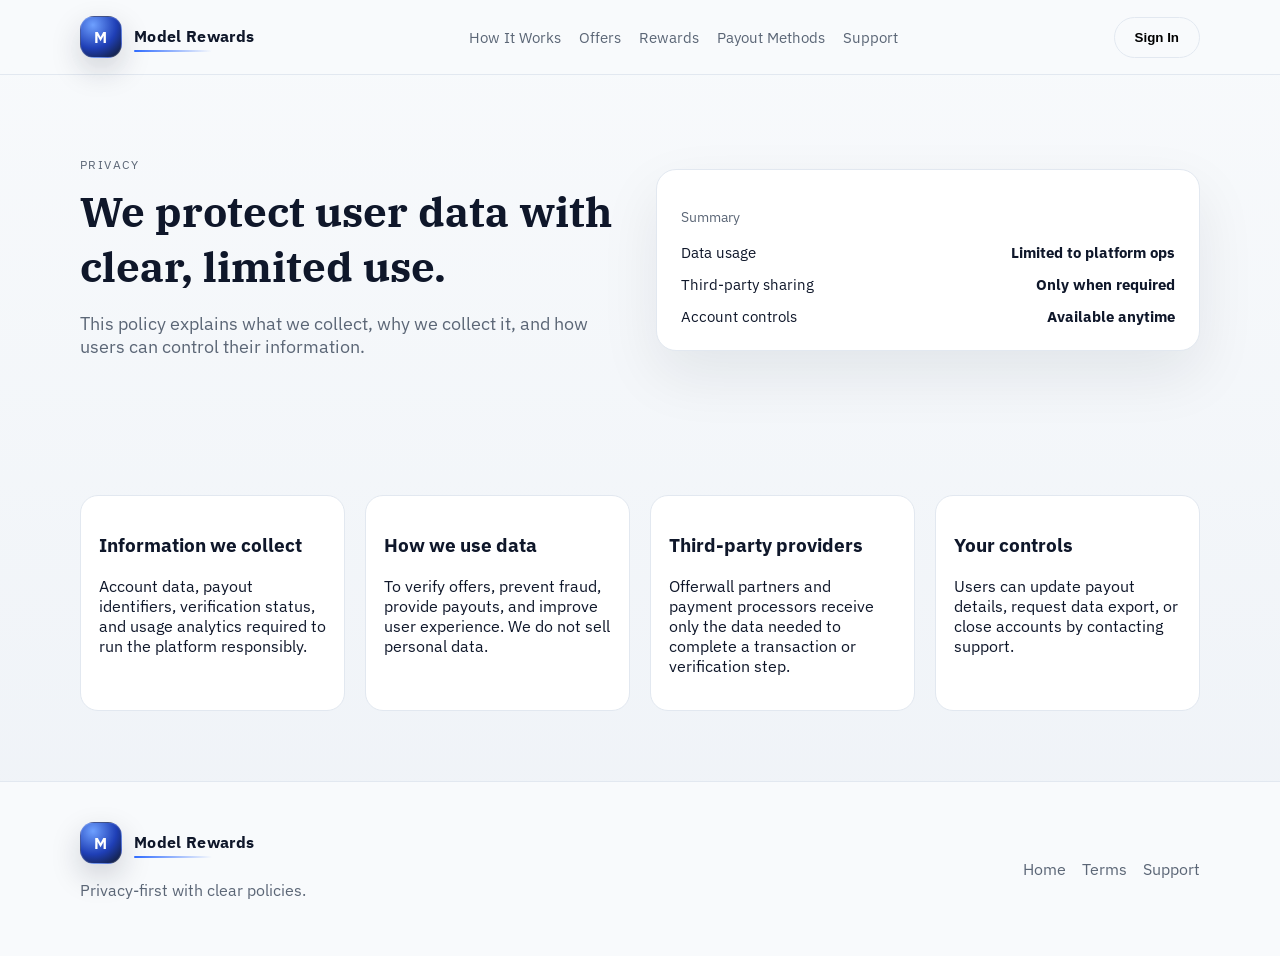
<file: privacy.html>
<!doctype html>
<html lang="en">
  <head>
    <meta charset="utf-8" />
    <meta name="viewport" content="width=device-width, initial-scale=1" />
    <title>Privacy Policy | Model Rewards</title>
    <link rel="stylesheet" href="styles.css" />
  </head>
  <body>
    <header class="site-header">
      <div class="container header-inner">
        <div class="brand">
          <span class="logo">M</span>
          <span class="name">Model Rewards</span>
        </div>
        <nav class="nav">
          <a href="index.html#how">How It Works</a>
          <a href="index.html#offers">Offers</a>
          <a href="index.html#rewards">Rewards</a>
          <a href="payouts.html">Payout Methods</a>
          <a href="support.html">Support</a>
        </nav>
        <button class="btn ghost">Sign In</button>
      </div>
    </header>

    <main>
      <section class="hero compact">
        <div class="container hero-grid">
          <div class="hero-copy">
            <p class="eyebrow">Privacy</p>
            <h1>We protect user data with clear, limited use.</h1>
            <p class="lead">
              This policy explains what we collect, why we collect it, and how
              users can control their information.
            </p>
          </div>
          <div class="hero-card">
            <div class="activity">
              <p class="label">Summary</p>
              <ul>
                <li>
                  <span>Data usage</span>
                  <strong>Limited to platform ops</strong>
                </li>
                <li>
                  <span>Third-party sharing</span>
                  <strong>Only when required</strong>
                </li>
                <li>
                  <span>Account controls</span>
                  <strong>Available anytime</strong>
                </li>
              </ul>
            </div>
          </div>
        </div>
      </section>

      <section class="section">
        <div class="container">
          <div class="grid-2">
            <div class="card">
              <h3>Information we collect</h3>
              <p>
                Account data, payout identifiers, verification status, and usage
                analytics required to run the platform responsibly.
              </p>
            </div>
            <div class="card">
              <h3>How we use data</h3>
              <p>
                To verify offers, prevent fraud, provide payouts, and improve
                user experience. We do not sell personal data.
              </p>
            </div>
            <div class="card">
              <h3>Third-party providers</h3>
              <p>
                Offerwall partners and payment processors receive only the data
                needed to complete a transaction or verification step.
              </p>
            </div>
            <div class="card">
              <h3>Your controls</h3>
              <p>
                Users can update payout details, request data export, or close
                accounts by contacting support.
              </p>
            </div>
          </div>
        </div>
      </section>
    </main>

    <footer class="site-footer">
      <div class="container footer-inner">
        <div>
          <div class="brand">
            <span class="logo">M</span>
            <span class="name">Model Rewards</span>
          </div>
          <p class="muted">Privacy-first with clear policies.</p>
        </div>
        <div class="footer-links">
          <a href="index.html">Home</a>
          <a href="terms.html">Terms</a>
          <a href="support.html">Support</a>
        </div>
      </div>
    </footer>
  </body>
</html>
</file>
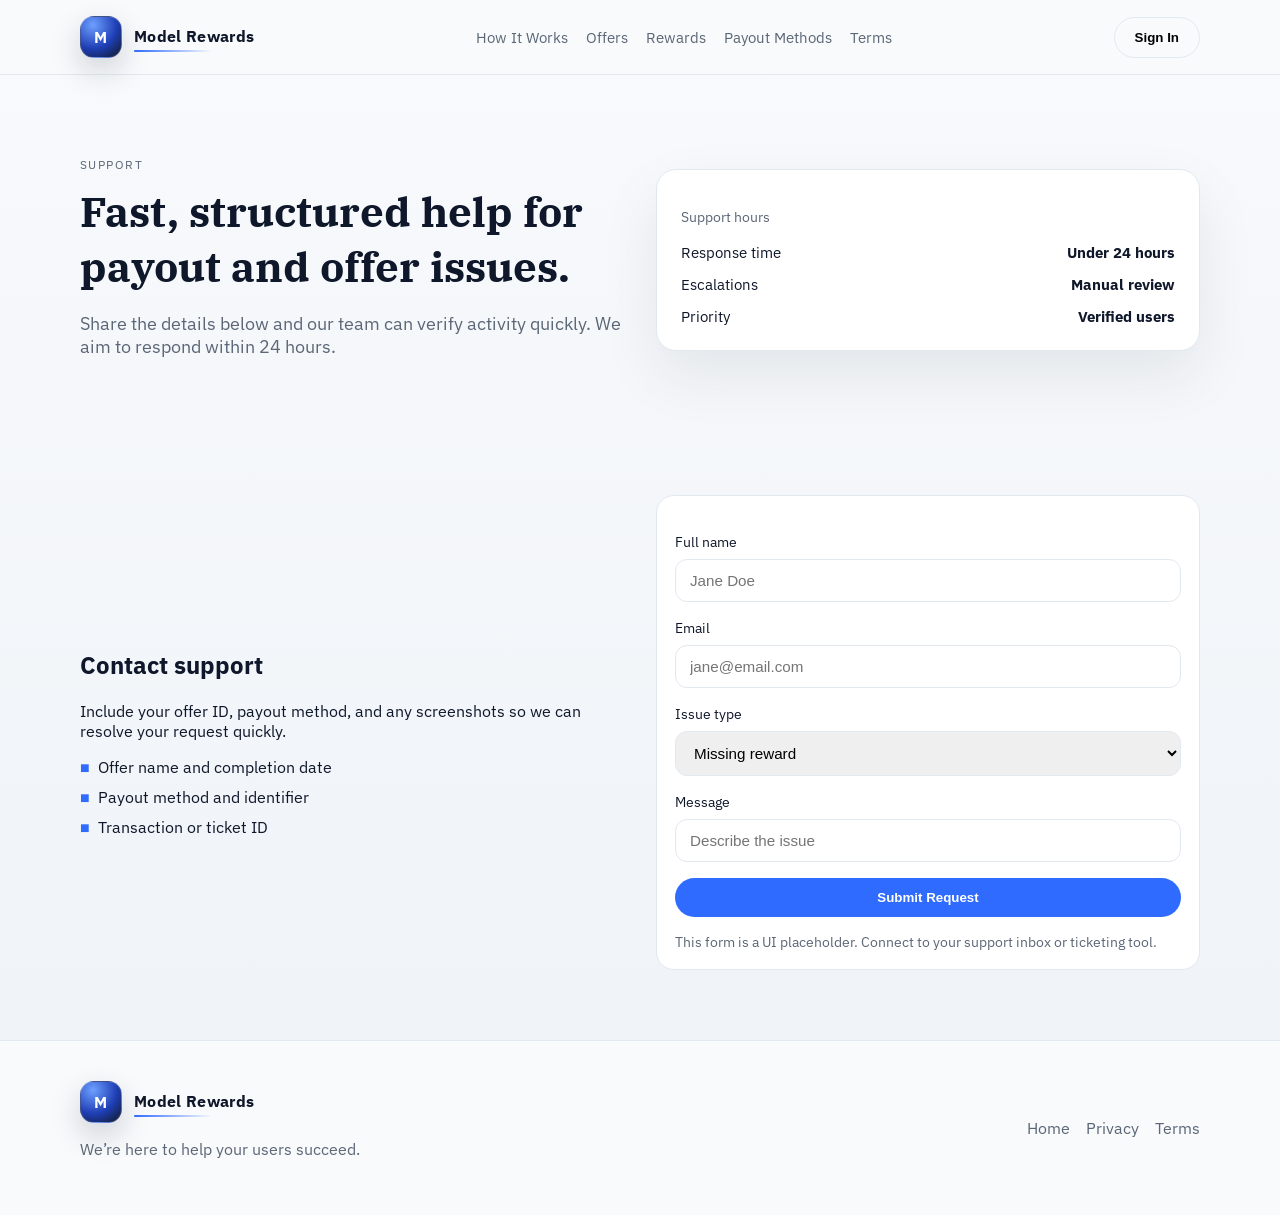
<file: support.html>
<!doctype html>
<html lang="en">
  <head>
    <meta charset="utf-8" />
    <meta name="viewport" content="width=device-width, initial-scale=1" />
    <title>Support | Model Rewards</title>
    <link rel="stylesheet" href="styles.css" />
  </head>
  <body>
    <header class="site-header">
      <div class="container header-inner">
        <div class="brand">
          <span class="logo">M</span>
          <span class="name">Model Rewards</span>
        </div>
        <nav class="nav">
          <a href="index.html#how">How It Works</a>
          <a href="index.html#offers">Offers</a>
          <a href="index.html#rewards">Rewards</a>
          <a href="payouts.html">Payout Methods</a>
          <a href="terms.html">Terms</a>
        </nav>
        <button class="btn ghost">Sign In</button>
      </div>
    </header>

    <main>
      <section class="hero compact">
        <div class="container hero-grid">
          <div class="hero-copy">
            <p class="eyebrow">Support</p>
            <h1>Fast, structured help for payout and offer issues.</h1>
            <p class="lead">
              Share the details below and our team can verify activity quickly.
              We aim to respond within 24 hours.
            </p>
          </div>
          <div class="hero-card">
            <div class="activity">
              <p class="label">Support hours</p>
              <ul>
                <li>
                  <span>Response time</span>
                  <strong>Under 24 hours</strong>
                </li>
                <li>
                  <span>Escalations</span>
                  <strong>Manual review</strong>
                </li>
                <li>
                  <span>Priority</span>
                  <strong>Verified users</strong>
                </li>
              </ul>
            </div>
          </div>
        </div>
      </section>

      <section class="section">
        <div class="container split">
          <div>
            <h2>Contact support</h2>
            <p>
              Include your offer ID, payout method, and any screenshots so we
              can resolve your request quickly.
            </p>
            <ul class="checklist">
              <li>Offer name and completion date</li>
              <li>Payout method and identifier</li>
              <li>Transaction or ticket ID</li>
            </ul>
          </div>
          <div class="card">
            <form class="modal-body">
              <label class="field">
                <span>Full name</span>
                <input type="text" placeholder="Jane Doe" />
              </label>
              <label class="field">
                <span>Email</span>
                <input type="email" placeholder="jane@email.com" />
              </label>
              <label class="field">
                <span>Issue type</span>
                <select>
                  <option>Missing reward</option>
                  <option>Withdrawal delay</option>
                  <option>Verification issue</option>
                  <option>Account question</option>
                </select>
              </label>
              <label class="field">
                <span>Message</span>
                <input type="text" placeholder="Describe the issue" />
              </label>
              <button class="btn primary" type="button">Submit Request</button>
              <p class="form-note">
                This form is a UI placeholder. Connect to your support inbox or
                ticketing tool.
              </p>
            </form>
          </div>
        </div>
      </section>
    </main>

    <footer class="site-footer">
      <div class="container footer-inner">
        <div>
          <div class="brand">
            <span class="logo">M</span>
            <span class="name">Model Rewards</span>
          </div>
          <p class="muted">We’re here to help your users succeed.</p>
        </div>
        <div class="footer-links">
          <a href="index.html">Home</a>
          <a href="privacy.html">Privacy</a>
          <a href="terms.html">Terms</a>
        </div>
      </div>
    </footer>
  </body>
</html>
</file>
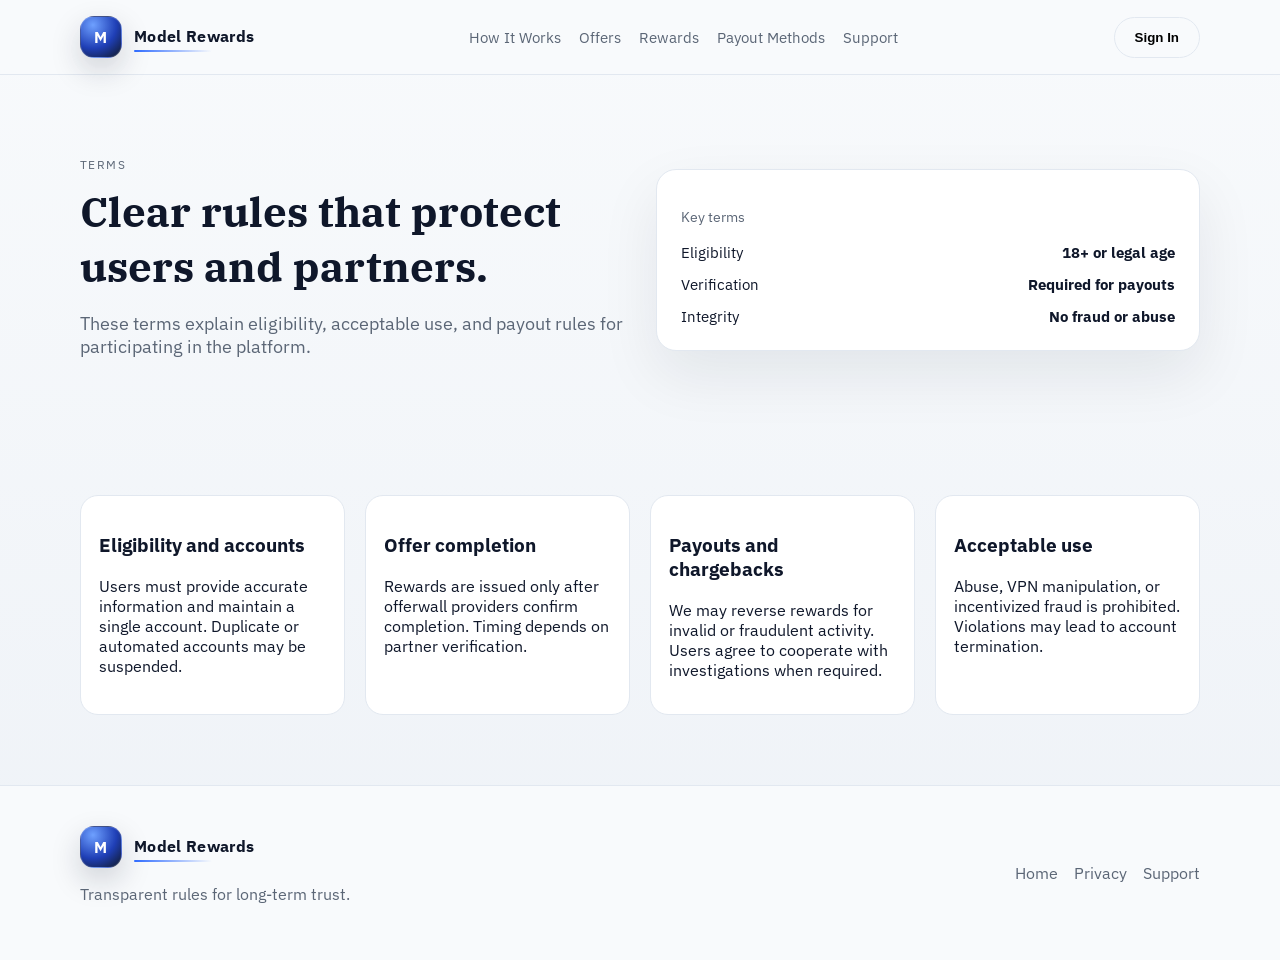
<file: terms.html>
<!doctype html>
<html lang="en">
  <head>
    <meta charset="utf-8" />
    <meta name="viewport" content="width=device-width, initial-scale=1" />
    <title>Terms of Service | Model Rewards</title>
    <link rel="stylesheet" href="styles.css" />
  </head>
  <body>
    <header class="site-header">
      <div class="container header-inner">
        <div class="brand">
          <span class="logo">M</span>
          <span class="name">Model Rewards</span>
        </div>
        <nav class="nav">
          <a href="index.html#how">How It Works</a>
          <a href="index.html#offers">Offers</a>
          <a href="index.html#rewards">Rewards</a>
          <a href="payouts.html">Payout Methods</a>
          <a href="support.html">Support</a>
        </nav>
        <button class="btn ghost">Sign In</button>
      </div>
    </header>

    <main>
      <section class="hero compact">
        <div class="container hero-grid">
          <div class="hero-copy">
            <p class="eyebrow">Terms</p>
            <h1>Clear rules that protect users and partners.</h1>
            <p class="lead">
              These terms explain eligibility, acceptable use, and payout rules
              for participating in the platform.
            </p>
          </div>
          <div class="hero-card">
            <div class="activity">
              <p class="label">Key terms</p>
              <ul>
                <li>
                  <span>Eligibility</span>
                  <strong>18+ or legal age</strong>
                </li>
                <li>
                  <span>Verification</span>
                  <strong>Required for payouts</strong>
                </li>
                <li>
                  <span>Integrity</span>
                  <strong>No fraud or abuse</strong>
                </li>
              </ul>
            </div>
          </div>
        </div>
      </section>

      <section class="section">
        <div class="container">
          <div class="grid-2">
            <div class="card">
              <h3>Eligibility and accounts</h3>
              <p>
                Users must provide accurate information and maintain a single
                account. Duplicate or automated accounts may be suspended.
              </p>
            </div>
            <div class="card">
              <h3>Offer completion</h3>
              <p>
                Rewards are issued only after offerwall providers confirm
                completion. Timing depends on partner verification.
              </p>
            </div>
            <div class="card">
              <h3>Payouts and chargebacks</h3>
              <p>
                We may reverse rewards for invalid or fraudulent activity. Users
                agree to cooperate with investigations when required.
              </p>
            </div>
            <div class="card">
              <h3>Acceptable use</h3>
              <p>
                Abuse, VPN manipulation, or incentivized fraud is prohibited.
                Violations may lead to account termination.
              </p>
            </div>
          </div>
        </div>
      </section>
    </main>

    <footer class="site-footer">
      <div class="container footer-inner">
        <div>
          <div class="brand">
            <span class="logo">M</span>
            <span class="name">Model Rewards</span>
          </div>
          <p class="muted">Transparent rules for long-term trust.</p>
        </div>
        <div class="footer-links">
          <a href="index.html">Home</a>
          <a href="privacy.html">Privacy</a>
          <a href="support.html">Support</a>
        </div>
      </div>
    </footer>
  </body>
</html>
</file>
<file: styles.css>
@import url("https://fonts.googleapis.com/css2?family=IBM+Plex+Sans:wght@400;500;600;700&family=IBM+Plex+Serif:wght@400;600&display=swap");

:root {
  --bg: #f4f6f8;
  --text: #0f172a;
  --muted: #5b6676;
  --brand: #0b1220;
  --accent: #2f6bff;
  --card: #ffffff;
  --border: #e2e8f0;
  --shadow: 0 24px 60px rgba(15, 23, 42, 0.08);
}

*,
*::before,
*::after {
  box-sizing: border-box;
}

body {
  margin: 0;
  font-family: "IBM Plex Sans", "Segoe UI", sans-serif;
  color: var(--text);
  background: linear-gradient(180deg, #f8fafc 0%, #eef2f7 100%);
}

a {
  color: inherit;
  text-decoration: none;
}

.container {
  width: min(1120px, 92vw);
  margin: 0 auto;
}

.site-header {
  position: sticky;
  top: 0;
  background: rgba(248, 250, 252, 0.9);
  backdrop-filter: blur(12px);
  border-bottom: 1px solid var(--border);
  z-index: 10;
}

.header-inner {
  display: flex;
  align-items: center;
  justify-content: space-between;
  padding: 16px 0;
  gap: 16px;
}

.brand {
  display: flex;
  align-items: center;
  gap: 12px;
  font-weight: 700;
}

.brand .name {
  font-weight: 700;
  letter-spacing: 0.02em;
  position: relative;
  padding-bottom: 2px;
}

.brand .name::after {
  content: "";
  position: absolute;
  left: 0;
  bottom: -4px;
  width: 65%;
  height: 2px;
  background: linear-gradient(90deg, var(--accent), transparent);
  border-radius: 999px;
}

.logo {
  width: 42px;
  height: 42px;
  display: grid;
  place-items: center;
  border-radius: 14px;
  background: radial-gradient(circle at 30% 20%, #6ea0ff, #1f3fb6 55%, #101827 100%);
  color: white;
  font-weight: 700;
  letter-spacing: 0.03em;
  box-shadow: 0 12px 30px rgba(15, 23, 42, 0.18);
  border: 1px solid rgba(255, 255, 255, 0.18);
}

.nav {
  display: flex;
  gap: 18px;
  font-size: 0.95rem;
  color: var(--muted);
}

.auth-actions {
  display: flex;
  gap: 10px;
  align-items: center;
}

.auth-status {
  font-size: 0.85rem;
  color: var(--muted);
}

.btn {
  border: none;
  padding: 12px 20px;
  border-radius: 999px;
  font-weight: 600;
  cursor: pointer;
}

.btn.primary {
  background: var(--accent);
  color: white;
}

.btn.outline {
  background: transparent;
  border: 1px solid var(--accent);
  color: var(--accent);
}

.btn.ghost {
  background: transparent;
  border: 1px solid var(--border);
}

.btn.mini {
  padding: 8px 14px;
  font-size: 0.85rem;
  background: #e8efff;
  color: var(--accent);
}

.hero {
  padding: 96px 0 64px;
}

.hero-grid {
  display: grid;
  grid-template-columns: repeat(auto-fit, minmax(280px, 1fr));
  gap: 32px;
  align-items: center;
}

.hero-copy h1 {
  font-family: "IBM Plex Serif", "Times New Roman", serif;
  font-size: clamp(2.5rem, 3.3vw, 3.4rem);
  margin: 12px 0;
}

.lead {
  color: var(--muted);
  font-size: 1.1rem;
}

.eyebrow {
  text-transform: uppercase;
  letter-spacing: 0.12em;
  font-size: 0.75rem;
  color: var(--muted);
}

.cta-row {
  display: flex;
  flex-wrap: wrap;
  gap: 12px;
  margin-top: 20px;
}

.trust {
  display: flex;
  gap: 18px;
  margin-top: 18px;
  color: var(--muted);
  font-size: 0.9rem;
}

.actions-row {
  display: flex;
  margin-top: 24px;
}

.hero-card {
  background: var(--card);
  border-radius: 20px;
  padding: 24px;
  box-shadow: var(--shadow);
  border: 1px solid var(--border);
}

.balance {
  display: flex;
  align-items: center;
  justify-content: space-between;
}

.label {
  font-size: 0.85rem;
  color: var(--muted);
}

.value {
  font-size: 1.8rem;
  font-weight: 700;
}

.activity ul {
  list-style: none;
  padding: 0;
  margin: 16px 0 0;
  display: grid;
  gap: 12px;
}

.activity li {
  display: flex;
  justify-content: space-between;
  align-items: center;
  font-size: 0.95rem;
}

.section {
  padding: 70px 0;
}

.section.alt {
  background: #f1f5f9;
}

.section-title {
  margin-bottom: 28px;
}

.section-title p {
  color: var(--muted);
}

.grid-3,
.grid-4,
.grid-2 {
  display: grid;
  gap: 20px;
}

.grid-3 {
  grid-template-columns: repeat(auto-fit, minmax(220px, 1fr));
}

.grid-4 {
  grid-template-columns: repeat(auto-fit, minmax(200px, 1fr));
}

.grid-2 {
  grid-template-columns: repeat(auto-fit, minmax(240px, 1fr));
}

.card,
.offer {
  background: var(--card);
  border: 1px solid var(--border);
  border-radius: 18px;
  padding: 18px;
}

.table {
  display: grid;
  gap: 12px;
}

.table-row {
  display: grid;
  grid-template-columns: repeat(4, minmax(0, 1fr));
  gap: 12px;
  padding: 12px 0;
  border-bottom: 1px solid var(--border);
  font-size: 0.92rem;
}

.table-head {
  font-weight: 600;
  color: var(--muted);
}

.activity-list {
  display: grid;
  gap: 12px;
}

.activity-row {
  display: grid;
  grid-template-columns: 140px 120px 1fr;
  gap: 12px;
  padding: 12px 0;
  border-bottom: 1px solid var(--border);
  font-size: 0.92rem;
}

.activity-row span:last-child {
  color: var(--muted);
}

@media (max-width: 720px) {
  .table-row {
    grid-template-columns: 1fr 1fr;
  }

  .activity-row {
    grid-template-columns: 1fr;
  }
}

.offer {
  display: grid;
  gap: 10px;
}

.badge {
  font-size: 0.7rem;
  text-transform: uppercase;
  letter-spacing: 0.08em;
  color: var(--accent);
  font-weight: 600;
}

.rewards {
  display: grid;
  grid-template-columns: repeat(auto-fit, minmax(140px, 1fr));
  gap: 16px;
}

.reward {
  background: var(--card);
  border-radius: 14px;
  border: 1px dashed var(--border);
  padding: 18px;
  text-align: center;
  font-weight: 600;
}

.reward.highlight {
  border-style: solid;
  border-color: var(--accent);
  color: var(--accent);
  background: #eef2ff;
}

.split {
  display: grid;
  grid-template-columns: repeat(auto-fit, minmax(280px, 1fr));
  gap: 32px;
  align-items: center;
}

.checklist {
  list-style: none;
  padding: 0;
  margin: 16px 0 0;
  display: grid;
  gap: 10px;
}

.checklist li::before {
  content: "■";
  margin-right: 8px;
  color: var(--accent);
}

.stats {
  display: grid;
  gap: 16px;
}

.stat {
  background: var(--card);
  border: 1px solid var(--border);
  border-radius: 16px;
  padding: 16px;
  display: flex;
  flex-direction: column;
  gap: 4px;
}

.stat .value {
  font-size: 1.5rem;
}

.cta {
  padding: 70px 0;
  background: linear-gradient(135deg, #0b1220 0%, #1f2a44 100%);
  color: white;
}

.cta-inner {
  display: flex;
  flex-wrap: wrap;
  gap: 20px;
  align-items: center;
  justify-content: space-between;
}

.site-footer {
  padding: 40px 0;
  border-top: 1px solid var(--border);
  background: #f8fafc;
}

.footer-inner {
  display: flex;
  flex-wrap: wrap;
  gap: 20px;
  justify-content: space-between;
  align-items: center;
}

.footer-links {
  display: flex;
  gap: 16px;
  color: var(--muted);
}

.muted {
  color: var(--muted);
}

.hero.compact {
  padding: 70px 0 50px;
}

.pill-row {
  display: flex;
  flex-wrap: wrap;
  gap: 8px;
  margin-top: 14px;
}

.pill {
  background: #eef2ff;
  color: var(--accent);
  font-size: 0.78rem;
  font-weight: 600;
  padding: 6px 10px;
  border-radius: 999px;
}

.modal-backdrop {
  position: fixed;
  inset: 0;
  background: rgba(15, 23, 42, 0.4);
  display: grid;
  place-items: center;
  padding: 24px;
}

.modal {
  width: min(520px, 92vw);
  background: var(--card);
  border-radius: 20px;
  padding: 24px;
  border: 1px solid var(--border);
  box-shadow: var(--shadow);
}

.modal-header {
  display: flex;
  justify-content: space-between;
  gap: 16px;
  align-items: flex-start;
}

.modal-body {
  display: grid;
  gap: 16px;
  margin-top: 18px;
}

.field {
  display: grid;
  gap: 8px;
  font-size: 0.9rem;
}

.field input,
.field select {
  padding: 12px 14px;
  border-radius: 12px;
  border: 1px solid var(--border);
  font-size: 0.95rem;
}

.field.checkbox {
  display: flex;
  align-items: center;
  gap: 10px;
}

.form-note {
  color: var(--muted);
  font-size: 0.85rem;
  margin: 0;
}

.icon-btn {
  border: 1px solid var(--border);
  background: transparent;
  border-radius: 10px;
  width: 36px;
  height: 36px;
  font-size: 1.3rem;
  cursor: pointer;
}

@media (max-width: 720px) {
  .nav {
    display: none;
  }

  .trust {
    flex-direction: column;
    gap: 6px;
  }
}
</file>
